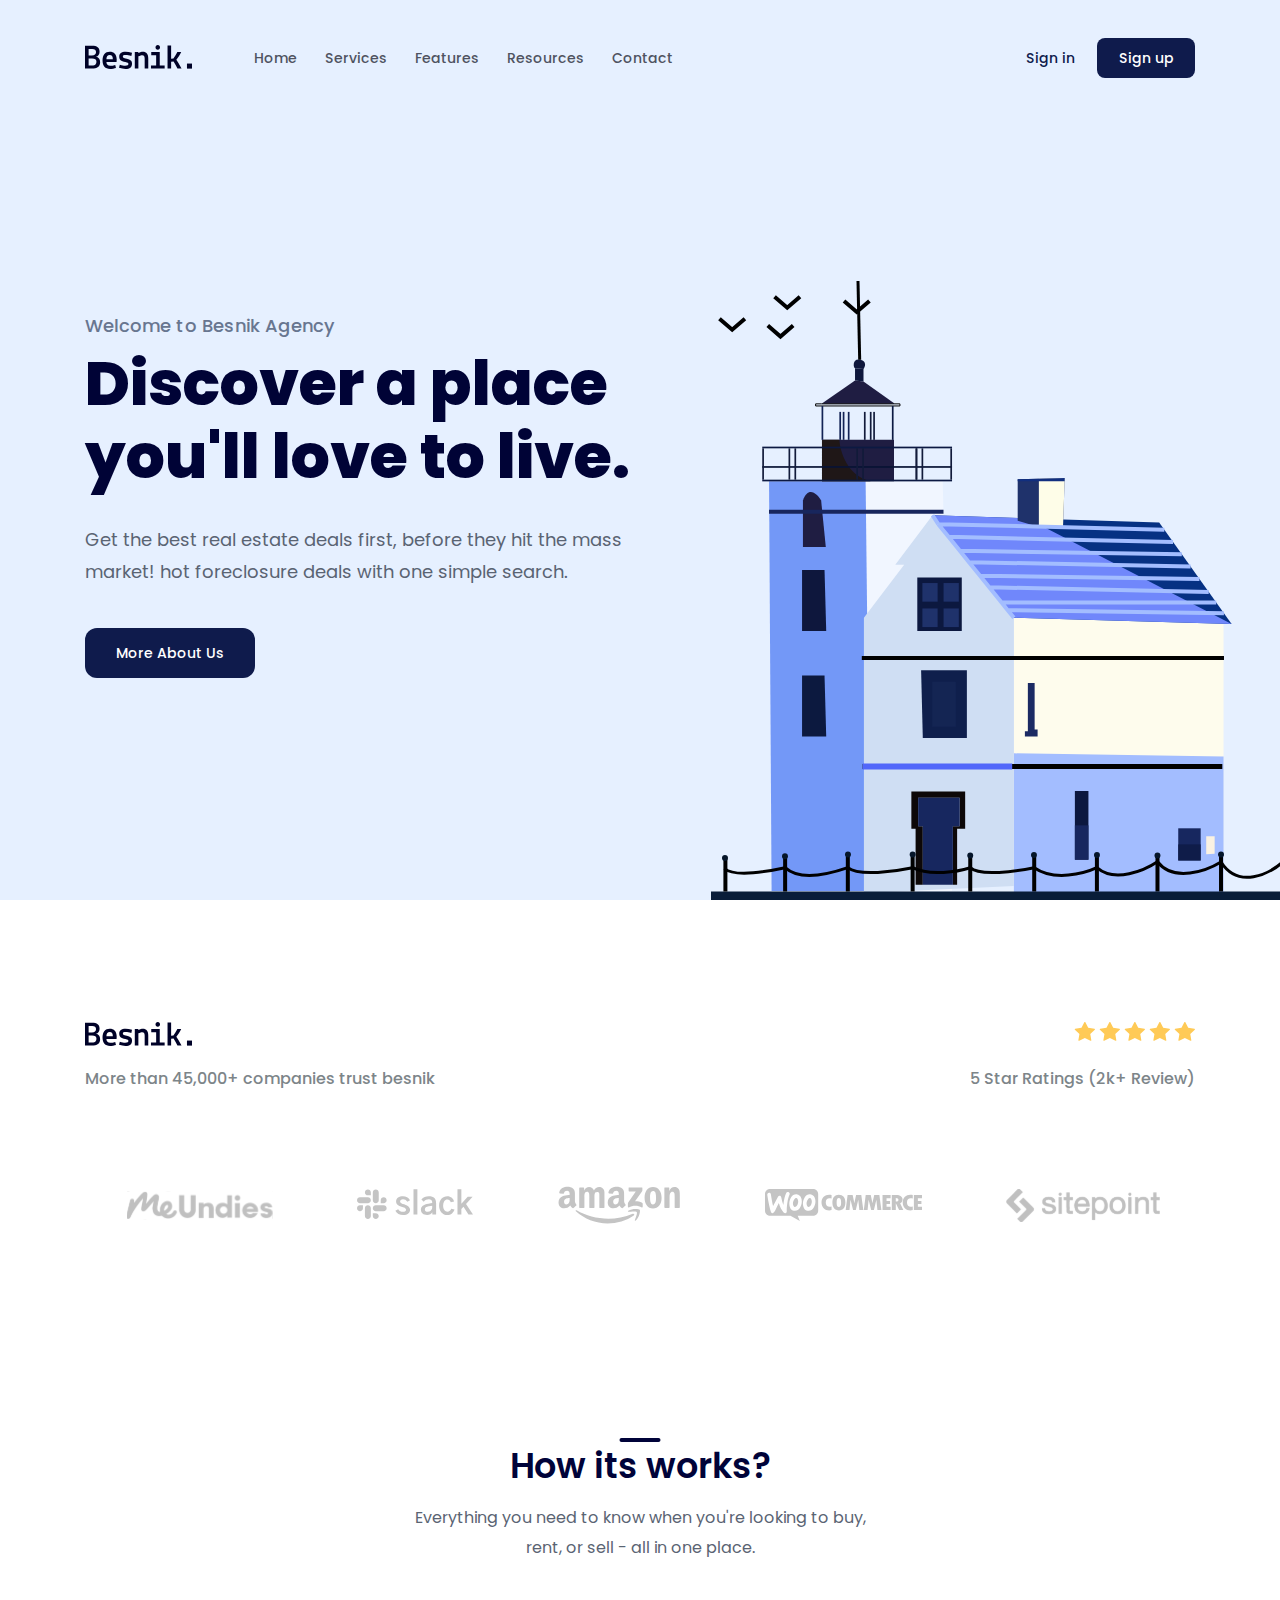
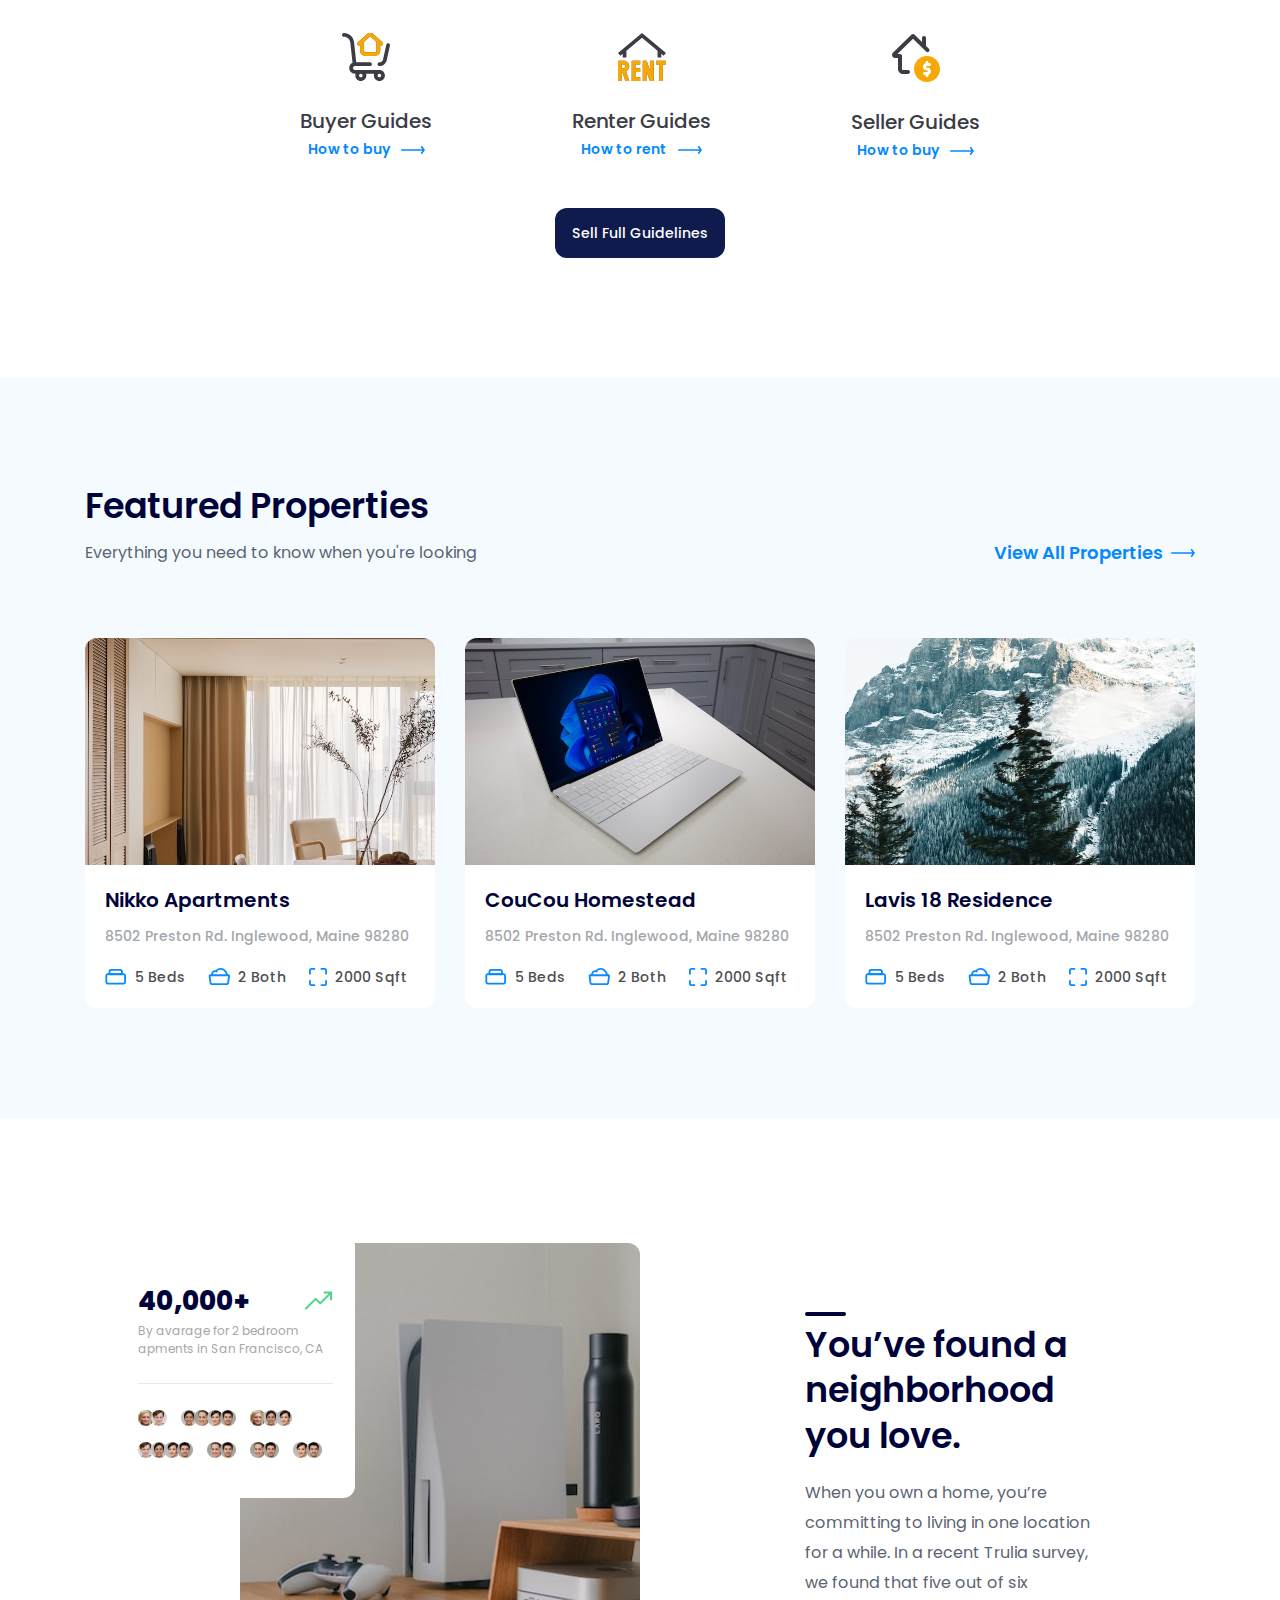
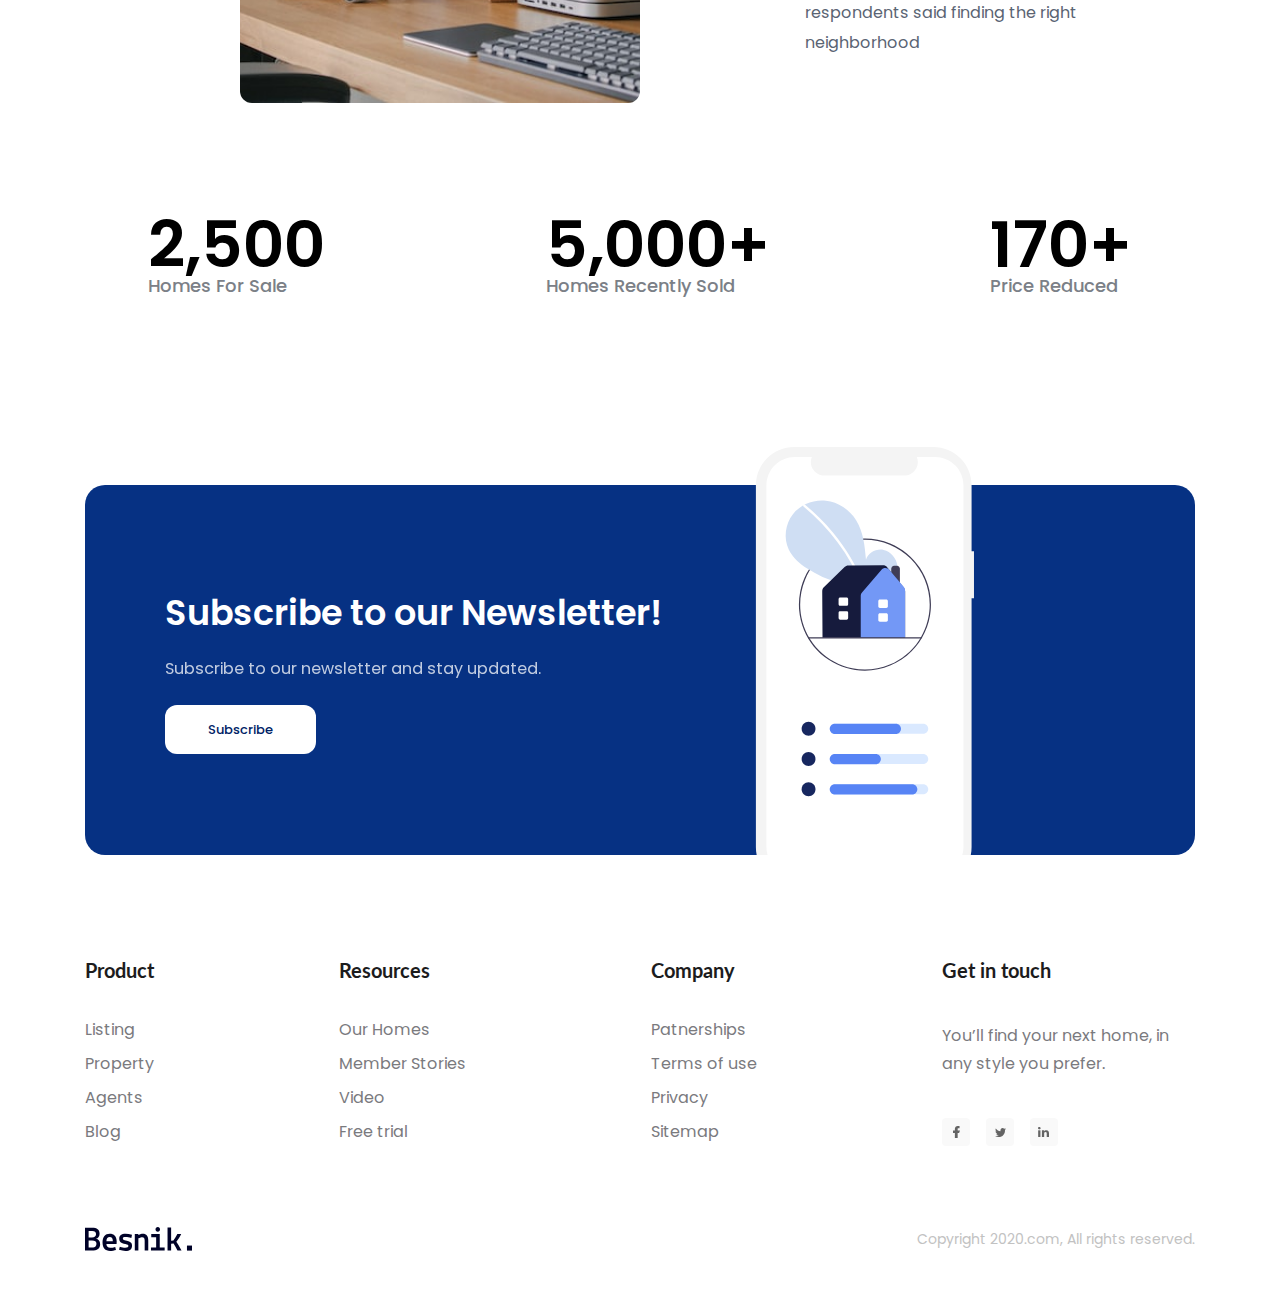
<file: index.html>
<!DOCTYPE html>
<html lang="en">
    <head>
        <meta charset="UTF-8" />
        <meta http-equiv="X-UA-Compatible" content="IE=edge" />
        <meta name="viewport" content="width=device-width, initial-scale=1.0" />
        <title>Project 1</title>
        <!-- Favicon -->
        <link rel="apple-touch-icon" sizes="57x57" href="./assets/favicon/" />
        <link rel="apple-touch-icon" sizes="60x60" href="./assets/favicon//apple-icon-60x60.png" />
        <link rel="apple-touch-icon" sizes="72x72" href="./assets/favicon//apple-icon-72x72.png" />
        <link rel="apple-touch-icon" sizes="76x76" href="./assets/favicon//apple-icon-76x76.png" />
        <link rel="apple-touch-icon" sizes="114x114" href="./assets/favicon//apple-icon-114x114.png" />
        <link rel="apple-touch-icon" sizes="120x120" href="./assets/favicon//apple-icon-120x120.png" />
        <link rel="apple-touch-icon" sizes="144x144" href="./assets/favicon//apple-icon-144x144.png" />
        <link rel="apple-touch-icon" sizes="152x152" href="./assets/favicon//apple-icon-152x152.png" />
        <link rel="apple-touch-icon" sizes="180x180" href="./assets/favicon//apple-icon-180x180.png" />
        <link rel="icon" type="image/png" sizes="192x192" href="./assets/favicon//android-icon-192x192.png" />
        <link rel="icon" type="image/png" sizes="32x32" href="./assets/favicon//favicon-32x32.png" />
        <link rel="icon" type="image/png" sizes="96x96" href="./assets/favicon//favicon-96x96.png" />
        <link rel="icon" type="image/png" sizes="16x16" href="./assets/favicon//favicon-16x16.png" />
        <link rel="manifest" href="./assets/favicon//manifest.json" />
        <meta name="msapplication-TileColor" content="#ffffff" />
        <meta name="msapplication-TileImage" content="./assets/favicon/ms-icon-144x144.png" />
        <meta name="theme-color" content="#ffffff" />

        <!-- CSS -->
        <link rel="stylesheet" href="./assets/css/reset.css" />
        <link rel="stylesheet" href="./assets/fonts/stylesheet.css" />
        <link rel="stylesheet" href="./assets/css/style.css" />

        <!-- Font -->
        <link rel="preconnect" href="https://fonts.googleapis.com" />
        <link rel="preconnect" href="https://fonts.gstatic.com" crossorigin />
        <link href="https://fonts.googleapis.com/css2?family=Lato:wght@700&display=swap" rel="stylesheet" />
    </head>

    <body>
        <header class="fixed-header">
            <div class="content">
                <!-- Navbar -->
                <nav class="navbar">
                    <!-- Logo -->
                    <a href="#home"><img src="./assets/img/Logo.svg" alt="Besnik." /></a>
                    <!-- Navigation -->
                    <ul>
                        <li><a href="#home">Home</a></li>
                        <li><a href="#services">Services</a></li>
                        <li><a href="#featured">Features</a></li>
                        <li><a href="#resources">Resources</a></li>
                        <li><a href="#contact">Contact</a></li>
                    </ul>

                    <!-- Action -->
                    <div class="action">
                        <a href="#!" class="action-link">Sign in</a>
                        <a href="#!" class="btn action-btn">Sign up</a>
                    </div>
                </nav>
            </div>
        </header>
        <main id="home">
            <!-- Hero -->
            <div class="hero-swap">
                <div class="content">
                    <div class="info">
                        <p class="sub-title">Welcome to Besnik Agency</p>
                        <h1 class="title">Discover a place you'll love to live.</h1>
                        <p class="desc">
                            Get the best real estate deals first, before they hit the mass market! hot foreclosure deals
                            with one simple search.
                        </p>
                        <a href="#!" class="btn">More About Us</a>
                    </div>
                    <img src="./assets/img/hero-img.svg" alt="Discover a place you'll love to live." class="hero-img" />
                </div>
            </div>

            <!-- Clients -->
            <div class="clients">
                <div class="content">
                    <div class="row">
                        <img src="./assets/img/Logo.svg" alt="Besnik." />

                        <!-- Star -->

                        <div class="star">
                            <img src="./assets/img/star.svg" alt="Star" />
                            <img src="./assets/img/star.svg" alt="Star" />
                            <img src="./assets/img/star.svg" alt="Star" />
                            <img src="./assets/img/star.svg" alt="Star" />
                            <img src="./assets/img/star.svg" alt="Star" />
                        </div>
                    </div>
                    <div class="row row-desc">
                        <p class="desc">More than 45,000+ companies trust besnik</p>
                        <p class="desc">5 Star Ratings (2k+ Review)</p>
                    </div>
                    <div class="image">
                        <a href="#!">
                            <img src="./assets/img/clients-1.svg" alt="Clients-1" />
                        </a>
                        <a href="#!">
                            <img src="./assets/img/clients-2.svg" alt="Clients-2" />
                        </a>
                        <a href="#!">
                            <img src="./assets/img/clients-3.svg" alt="Clients-3" />
                        </a>
                        <a href="#!">
                            <img src="./assets/img/clients-4.svg" alt="Clients-4" />
                        </a>
                        <a href="#!">
                            <img src="./assets/img/clients-5.svg" alt="Clients-5" />
                        </a>
                    </div>
                </div>
            </div>

            <!-- Guides -->
            <div id="services" class="guides">
                <div class="content">
                    <h2 class="sub-title">How its works?</h2>
                    <p class="desc">
                        Everything you need to know when you're looking to buy, rent, or sell - all in one place.
                    </p>
                    <!-- List Guide -->
                    <ul class="list-guide">
                        <li class="guide-item">
                            <img src="./assets/img/buyer.svg" alt="Buyer" class="icon" />
                            <h3 class="title">Buyer Guides</h3>
                            <a href="#!" class="link">
                                <span>How to buy</span>
                                <img src="./assets/img/arrow-right.svg" alt="Arrow Right" class="arrow" />
                            </a>
                        </li>
                        <li class="guide-item">
                            <img src="./assets/img/renter.svg" alt="Renter" class="icon" />
                            <h3 class="title">Renter Guides</h3>
                            <a href="#!" class="link">
                                <span>How to rent</span>
                                <img src="./assets/img/arrow-right.svg" alt="Arrow Right" class="arrow" />
                            </a>
                        </li>
                        <li class="guide-item">
                            <img src="./assets/img/seller.svg" alt="Seller" class="icon" />
                            <h3 class="title">Seller Guides</h3>
                            <a href="#!" class="link">
                                <span>How to buy</span>
                                <img src="./assets/img/arrow-right.svg" alt="Arrow Right" class="arrow" />
                            </a>
                        </li>
                    </ul>
                    <div class="guides-cta">
                        <a href="#!" class="btn">Sell Full Guidelines</a>
                    </div>
                </div>
            </div>

            <!-- Featured -->
            <div id="featured" class="featured">
                <div class="content">
                    <header>
                        <h2 class="sub-title">Featured Properties</h2>

                        <div class="row">
                            <p class="desc">Everything you need to know when you're looking</p>
                            <a href="#!" class="link">
                                <span>View All Properties</span>
                                <img src="./assets/img/arrow-right.svg" alt="" class="arrow" />
                            </a>
                        </div>
                    </header>

                    <div class="list">
                        <!-- Feature Item 1 -->
                        <div class="item">
                            <a href="#!">
                                <img src="./assets/img/feature-1.jpg" alt="Nikko Apartments" class="thumb" />
                            </a>
                            <div class="body">
                                <h3 class="title">
                                    <a href="#!"> Nikko Apartments </a>
                                </h3>
                                <p class="desc">8502 Preston Rd. Inglewood, Maine 98280</p>
                                <div class="info">
                                    <img src="./assets/img/beds.svg" alt="" class="icon" />
                                    <span class="label">5 Beds</span>

                                    <img src="./assets/img/both.svg" alt="" class="icon" />
                                    <span class="label">2 Both</span>

                                    <img src="./assets/img/sqft.svg" alt="" class="icon" />
                                    <span class="label">2000 Sqft</span>
                                </div>
                            </div>
                        </div>

                        <!-- Feature Item 2 -->
                        <div class="item">
                            <a href="#!">
                                <img src="./assets/img/feature-2.jpg" alt="CouCou Homestead" class="thumb" />
                            </a>
                            <div class="body">
                                <h3 class="title">
                                    <a href="#!" class="line-clamp">CouCou Homestead</a>
                                </h3>
                                <p class="desc line-clamp">8502 Preston Rd. Inglewood, Maine 98280</p>
                                <div class="info">
                                    <img src="./assets/img/beds.svg" alt="" class="icon" />
                                    <span class="label">5 Beds</span>

                                    <img src="./assets/img/both.svg" alt="" class="icon" />
                                    <span class="label">2 Both</span>

                                    <img src="./assets/img/sqft.svg" alt="" class="icon" />
                                    <span class="label">2000 Sqft</span>
                                </div>
                            </div>
                        </div>

                        <!-- Feature Item 3 -->
                        <div class="item">
                            <a href="#!"
                                ><img src="./assets/img/feature-3.jpg" alt="Lavis 18 Residence" class="thumb" />
                            </a>
                            <div class="body">
                                <h3 class="title">
                                    <a href="#!">Lavis 18 Residence</a>
                                </h3>
                                <p class="desc">8502 Preston Rd. Inglewood, Maine 98280</p>
                                <div class="info">
                                    <img src="./assets/img/beds.svg" alt="" class="icon" />
                                    <span class="label">5 Beds</span>

                                    <img src="./assets/img/both.svg" alt="" class="icon" />
                                    <span class="label">2 Both</span>

                                    <img src="./assets/img/sqft.svg" alt="" class="icon" />
                                    <span class="label">2000 Sqft</span>
                                </div>
                            </div>
                        </div>
                    </div>
                </div>
            </div>

            <!-- Stats -->
            <div id="resources" class="stats">
                <div class="content">
                    <div class="row">
                        <div class="img-block">
                            <img
                                src="./assets/img/stats-img.jpg"
                                alt="You’ve found a neighborhood you love."
                                class="image"
                            />

                            <!-- Trend -->
                            <div class="stats-trend">
                                <div class="row">
                                    <strong class="value">40,000+</strong>
                                    <img src="./assets/img/arrow-trend-up.svg" alt="" class="icon" />
                                </div>
                                <p class="desc">By avarage for 2 bedroom apments in San Francisco, CA</p>
                                <div class="separate"></div>
                                <div class="avatar-block">
                                    <div class="avatar-group">
                                        <img src="./assets/img/avatar-1.jpg" alt="" class="avatar" />
                                        <img src="./assets/img/avatar-2.jpg" alt="" class="avatar" />
                                    </div>
                                    <div class="avatar-group">
                                        <img src="./assets/img/avatar-3.jpg" alt="" class="avatar" />
                                        <img src="./assets/img/avatar-4.jpg" alt="" class="avatar" />
                                        <img src="./assets/img/avatar-5.jpg" alt="" class="avatar" />
                                        <img src="./assets/img/avatar-6.jpg" alt="" class="avatar" />
                                    </div>
                                    <div class="avatar-group">
                                        <img src="./assets/img/avatar-1.jpg" alt="" class="avatar" />
                                        <img src="./assets/img/avatar-3.jpg" alt="" class="avatar" />
                                        <img src="./assets/img/avatar-5.jpg" alt="" class="avatar" />
                                    </div>
                                    <div class="avatar-group">
                                        <img src="./assets/img/avatar-2.jpg" alt="" class="avatar" />
                                        <img src="./assets/img/avatar-3.jpg" alt="" class="avatar" />
                                        <img src="./assets/img/avatar-5.jpg" alt="" class="avatar" />
                                        <img src="./assets/img/avatar-6.jpg" alt="" class="avatar" />
                                    </div>
                                    <div class="avatar-group">
                                        <img src="./assets/img/avatar-4.jpg" alt="" class="avatar" />
                                        <img src="./assets/img/avatar-6.jpg" alt="" class="avatar" />
                                    </div>
                                    <div class="avatar-group">
                                        <img src="./assets/img/avatar-4.jpg" alt="" class="avatar" />
                                        <img src="./assets/img/avatar-6.jpg" alt="" class="avatar" />
                                    </div>
                                    <div class="avatar-group">
                                        <img src="./assets/img/avatar-5.jpg" alt="" class="avatar" />
                                        <img src="./assets/img/avatar-6.jpg" alt="" class="avatar" />
                                    </div>
                                </div>
                            </div>
                        </div>
                        <div class="info">
                            <h2 class="sub-title">You’ve found a neighborhood you love.</h2>
                            <p class="desc">
                                When you own a home, you’re committing to living in one location for a while. In a
                                recent Trulia survey, we found that five out of six respondents said finding the right
                                neighborhood
                            </p>
                        </div>
                    </div>
                    <div class="row row-qty">
                        <div class="qty-item">
                            <strong class="qty">2,500</strong>
                            <p class="qty-desc">Homes For Sale</p>
                        </div>

                        <div class="qty-item">
                            <strong class="qty">5,000+</strong>
                            <p class="qty-desc">Homes Recently Sold</p>
                        </div>

                        <div class="qty-item">
                            <strong class="qty">170+</strong>
                            <p class="qty-desc">Price Reduced</p>
                        </div>
                    </div>
                </div>
            </div>

            <!-- Subscription -->
            <div id="contact" class="subscription">
                <div class="content">
                    <div class="body">
                        <div class="info">
                            <h2 class="sub-title line-clamp">Subscribe to our Newsletter!</h2>
                            <p class="desc line-clamp">Subscribe to our newsletter and stay updated.</p>
                            <a href="#!" class="btn">Subscribe</a>
                        </div>
                        <img src="./assets/img/newletter.svg" alt="Subscribe to our Newsletter!" class="image" />
                    </div>
                </div>
            </div>
        </main>

        <!-- Footer -->
        <footer class="footer">
            <div class="content">
                <div class="row row-1">
                    <div class="column">
                        <!-- Product Column -->
                        <h3 class="heading">Product</h3>
                        <ul class="list">
                            <li class="item">
                                <a href="#!">Listing</a>
                            </li>
                            <li class="item">
                                <a href="#!">Property</a>
                            </li>
                            <li class="item">
                                <a href="#!">Agents</a>
                            </li>
                            <li class="item">
                                <a href="#!">Blog</a>
                            </li>
                        </ul>
                    </div>
                    <div class="column">
                        <!-- Resources Column -->
                        <h3 class="heading">Resources</h3>
                        <ul class="list">
                            <li class="item">
                                <a href="#!">Our Homes</a>
                            </li>
                            <li class="item">
                                <a href="#!">Member Stories</a>
                            </li>
                            <li class="item">
                                <a href="#!">Video</a>
                            </li>
                            <li class="item">
                                <a href="#!">Free trial</a>
                            </li>
                        </ul>
                    </div>
                    <div class="column">
                        <!-- Company Column -->
                        <h3 class="heading">Company</h3>
                        <ul class="list">
                            <li class="item">
                                <a href="#!">Patnerships</a>
                            </li>
                            <li class="item">
                                <a href="#!">Terms of use</a>
                            </li>
                            <li class="item">
                                <a href="#!">Privacy</a>
                            </li>
                            <li class="item">
                                <a href="#!">Sitemap</a>
                            </li>
                        </ul>
                    </div>
                    <div class="column">
                        <!-- Get in touch Column -->
                        <h3 class="heading">Get in touch</h3>
                        <p class="desc">You’ll find your next home, in any style you prefer.</p>
                        <div class="social">
                            <a href="#!" class="social-link">
                                <img src="./assets/img/facebook.svg" alt="Facebook" />
                            </a>
                            <a href="#!" class="social-link">
                                <img src="./assets/img/twitter.svg" alt="Twitter" />
                            </a>
                            <a href="#!" class="social-link">
                                <img src="./assets/img/linkedin.svg" alt="Linkedin" />
                            </a>
                        </div>
                    </div>
                </div>
                <div class="row row-2">
                    <img src="./assets/img/Logo.svg" alt="Besnik." class="logo" />
                    <p class="copyright">Copyright 2020.com, All rights reserved.</p>
                </div>
            </div>
        </footer>
    </body>
</html>
</file>
<file: assets/fonts/stylesheet.css>
/* Font Poppins */
@font-face {
    font-family: "Poppins";
    src: url("Poppins/Poppins-BlackItalic.woff2") format("woff2"),
        url("Poppins/Poppins-BlackItalic.woff") format("woff");
    font-weight: 900;
    font-style: italic;
    font-display: swap;
}

@font-face {
    font-family: "Poppins";
    src: url("Poppins/Poppins-ThinItalic.woff2") format("woff2"),
        url("Poppins/Poppins-ThinItalic.woff") format("woff");
    font-weight: 100;
    font-style: italic;
    font-display: swap;
}

@font-face {
    font-family: "Poppins";
    src: url("Poppins/Poppins-SemiBoldItalic.woff2") format("woff2"),
        url("Poppins/Poppins-SemiBoldItalic.woff") format("woff");
    font-weight: 600;
    font-style: italic;
    font-display: swap;
}

@font-face {
    font-family: "Poppins";
    src: url("Poppins/Poppins-Thin.woff2") format("woff2"),
        url("Poppins/Poppins-Thin.woff") format("woff");
    font-weight: 100;
    font-style: normal;
    font-display: swap;
}

@font-face {
    font-family: "Poppins";
    src: url("Poppins/Poppins-Black.woff2") format("woff2"),
        url("Poppins/Poppins-Black.woff") format("woff");
    font-weight: 900;
    font-style: normal;
    font-display: swap;
}

@font-face {
    font-family: "Poppins";
    src: url("Poppins/Poppins-Bold.woff2") format("woff2"),
        url("Poppins/Poppins-Bold.woff") format("woff");
    font-weight: bold;
    font-style: normal;
    font-display: swap;
}

@font-face {
    font-family: "Poppins";
    src: url("Poppins/Poppins-BoldItalic.woff2") format("woff2"),
        url("Poppins/Poppins-BoldItalic.woff") format("woff");
    font-weight: bold;
    font-style: italic;
    font-display: swap;
}

@font-face {
    font-family: "Poppins";
    src: url("Poppins/Poppins-ExtraLightItalic.woff2") format("woff2"),
        url("Poppins/Poppins-ExtraLightItalic.woff") format("woff");
    font-weight: 200;
    font-style: italic;
    font-display: swap;
}

@font-face {
    font-family: "Poppins";
    src: url("Poppins/Poppins-ExtraBoldItalic.woff2") format("woff2"),
        url("Poppins/Poppins-ExtraBoldItalic.woff") format("woff");
    font-weight: bold;
    font-style: italic;
    font-display: swap;
}

@font-face {
    font-family: "Poppins";
    src: url("Poppins/Poppins-ExtraLight.woff2") format("woff2"),
        url("Poppins/Poppins-ExtraLight.woff") format("woff");
    font-weight: 200;
    font-style: normal;
    font-display: swap;
}

@font-face {
    font-family: "Poppins";
    src: url("Poppins/Poppins-Italic.woff2") format("woff2"),
        url("Poppins/Poppins-Italic.woff") format("woff");
    font-weight: normal;
    font-style: italic;
    font-display: swap;
}

@font-face {
    font-family: "Poppins";
    src: url("Poppins/Poppins-ExtraBold.woff2") format("woff2"),
        url("Poppins/Poppins-ExtraBold.woff") format("woff");
    font-weight: bold;
    font-style: normal;
    font-display: swap;
}

@font-face {
    font-family: "Poppins";
    src: url("Poppins/Poppins-Light.woff2") format("woff2"),
        url("Poppins/Poppins-Light.woff") format("woff");
    font-weight: 300;
    font-style: normal;
    font-display: swap;
}

@font-face {
    font-family: "Poppins";
    src: url("Poppins/Poppins-MediumItalic.woff2") format("woff2"),
        url("Poppins/Poppins-MediumItalic.woff") format("woff");
    font-weight: 500;
    font-style: italic;
    font-display: swap;
}

@font-face {
    font-family: "Poppins";
    src: url("Poppins/Poppins-Medium.woff2") format("woff2"),
        url("Poppins/Poppins-Medium.woff") format("woff");
    font-weight: 500;
    font-style: normal;
    font-display: swap;
}

@font-face {
    font-family: "Poppins";
    src: url("Poppins/Poppins-SemiBold.woff2") format("woff2"),
        url("Poppins/Poppins-SemiBold.woff") format("woff");
    font-weight: 600;
    font-style: normal;
    font-display: swap;
}

@font-face {
    font-family: "Poppins";
    src: url("Poppins/Poppins-Regular.woff2") format("woff2"),
        url("Poppins/Poppins-Regular.woff") format("woff");
    font-weight: normal;
    font-style: normal;
    font-display: swap;
}

@font-face {
    font-family: "Poppins";
    src: url("Poppins/Poppins-LightItalic.woff2") format("woff2"),
        url("Poppins/Poppins-LightItalic.woff") format("woff");
    font-weight: 300;
    font-style: italic;
    font-display: swap;
}
</file>
<file: assets/css/style.css>
* {
    box-sizing: border-box;
}

:root {
    --primary-color: #0f1b4c;
}

html,
body {
    scroll-behavior: smooth;
}

html {
    font-size: 62.5%;
}

body {
    font-size: 1.6rem;
    font-family: "Poppins", "Lato", sans-serif;
}

/* Common */
.content {
    width: 1110px;
    max-width: calc(100% - 4.8rem);
    margin-left: auto;
    margin-right: auto;
}

a {
    text-decoration: none;
}

.btn {
    display: inline-block;
    min-width: 9.8rem;
    background: var(--primary-color);
    border-radius: 1.2rem;
    font-weight: 500;
    font-size: 1.4rem;
    text-align: center;
    color: #ffffff;
    padding: 18px 16px;
}

.line-clamp {
    display: -webkit-box;
    -webkit-line-clamp: var(--line-clamp, 2);
    -webkit-box-orient: vertical;
    overflow: hidden;
}

/* =========== Header =============*/
.fixed-header {
    background-color: #e6f0ff;
    padding-top: 26px;
    position: sticky;
    top: -26px;
    z-index: 1;
}

.hero-swap {
    display: flex;
    justify-content: center;
    flex-direction: column;
    position: relative;
    background-color: #e6f0ff;
    height: calc(100vh - 90px);
}

.navbar {
    display: flex;
    align-items: center;
    padding: 12px 0;
}

.navbar img {
    margin-right: 48px;
}

.navbar ul {
    display: flex;
}

.navbar ul a {
    font-weight: 500;
    font-size: 1.4rem;
    color: #4f5361;
    padding: 8px 14px;
}

.navbar ul a:hover {
    background-color: #ccc;
    opacity: 0.8;
}

.action {
    margin-left: auto;
}

.navbar .action-link {
    font-weight: 500;
    font-size: 1.4rem;
    color: var(--primary-color);
    margin-right: 1.8rem;
}

.navbar .action-btn {
    border-radius: 0.8rem;
    padding: 13px 16px;
}

.hero-swap .info {
    max-width: 51%;
}

.hero-swap .sub-title {
    font-weight: 500;
    font-size: 1.8rem;
    line-height: 1.5;
    letter-spacing: 0.01em;
    color: #687690;
    margin-bottom: 8px;
}

.hero-swap .title {
    font-weight: 700;
    font-size: 6.2rem;
    line-height: 1.19;
    color: #000336;
    margin-bottom: 30px;
}

.hero-swap .desc {
    font-weight: 400;
    font-size: 1.8rem;
    line-height: 1.78;
    color: #5a6473;
    margin-bottom: 40px;
}

.hero-swap .btn {
    min-width: 170px;
}

.hero-img {
    position: absolute;
    right: calc((100vw - 1110px) / 2 - 100px);
    bottom: 0;
}

/* ======= Clients ====== */

.clients {
    margin-top: 79px;
    padding: 43px 0 64px;
}

.clients .row {
    display: flex;
    justify-content: space-between;
}

.clients .desc {
    font-weight: 500;
    font-size: 1.6rem;
    line-height: 1.25;
    color: #7d8589;
}

.clients .row-desc {
    margin-top: 23px;
}

.clients .image {
    margin-top: 70px;
    display: flex;
    align-items: center;
    justify-content: space-between;
}

.clients .image a {
    display: flex;
    align-items: center;
    height: 92px;
    padding: 0 42px;
    border-radius: 12px;
}

.clients .image a:hover {
    box-shadow: 0px 10px 20px rgba(0, 0, 0, 0.1);
}

/* ======= Guides ====== */

.guides {
    margin-top: 40px;
    padding: 93px 0 79px;
}

.guides .sub-title {
    position: relative;
    font-weight: 600;
    font-size: 3.5rem;
    line-height: 1;
    text-align: center;
    color: #000339;
}

.guides .sub-title::before {
    position: absolute;
    top: -10px;
    left: 50%;
    transform: translateX(-50%);
    content: "";
    display: inline-block;
    width: 41px;
    height: 4px;
    background: #000339;
    border-radius: 12px;
}

.guides .desc {
    width: 459px;
    max-width: 100%;
    margin: 20px auto 0;
    font-weight: 400;
    font-size: 1.6rem;
    line-height: 1.88;
    text-align: center;
    color: #5a6473;
}

.guides .list-guide {
    margin-top: 70px;
    display: flex;
    justify-content: center;
}

.guides .guide-item {
    margin: 0 70px;
    text-align: center;
}

.guides .guide-item .title {
    margin-top: 26px;
    font-weight: 500;
    font-size: 2rem;
    line-height: 1.1;
    color: #3b3c45;
}

.guides .guide-item .link {
    display: inline-block;
    margin-top: 10px;
    font-weight: 600;
    font-size: 1.4rem;
    color: #0689ff;
}

.guides .guide-item .arrow {
    margin-left: 8px;
}

.guides-cta {
    display: flex;
    justify-content: center;
    margin-top: 50px;
}

.guides-cta .btn {
    min-width: 170px;
}

/* ======= Featured ====== */

.featured {
    margin-top: 41px;
    padding: 110px 0;
    background: #f5fafe;
}

.featured .sub-title {
    font-weight: 600;
    font-size: 3.5rem;
    line-height: 1;
    color: #000339;
}

.featured .row {
    display: flex;
    justify-content: space-between;
    margin-top: 15px;
}

.featured .desc {
    font-weight: 400;
    font-size: 1.6;
    line-height: 1.88;
    color: #5a6473;
}

.featured .link {
    display: flex;
    align-items: center;
    font-weight: 600;
    font-size: 1.8rem;
    color: #0689ff;
}

.featured .arrow {
    margin-left: 8px;
}

.featured .list {
    margin-top: 70px;
    gap: 30px;
    display: flex;
}

.featured .item {
    flex: 1;
    background-color: #fff;
    border-radius: 12px;
}

.featured .item .thumb {
    width: 100%;
    height: 227px;
    object-fit: cover;
    border-top-left-radius: 12px;
    border-top-right-radius: 12px;
}

.featured .item .body {
    margin: 17px 20px 22px;
}

.featured .item .title a {
    font-weight: 600;
    font-size: 2rem;
    line-height: 1.5;
    color: #000339;
}

.featured .item .desc {
    --line-clamp: 3;
    margin-top: 11px;
    margin-bottom: 21px;
    font-weight: 500;
    font-size: 1.4rem;
    line-height: 1.5;
    color: #a3a6ab;
    word-break: break-all;
}

.featured .item .info {
    display: flex;
    align-items: center;
}

.featured .item .icon {
    margin-left: 23px;
}

.featured .item .icon:first-child {
    margin-left: 0;
}

.featured .item .label {
    margin-left: 8px;
    font-weight: 500;
    font-size: 1.4rem;
    letter-spacing: 0.01em;
    color: #4d4d52;
}

/* ======= Stats ====== */
.stats {
    margin-top: 75px;
    padding: 50px 0;
}

.stats .row {
    display: flex;
    /* justify-content: center; */
}

.stats .content {
    width: 1048px;
}

.stats .img-block,
.stats .info {
    width: 50%;
}

.stats .img-block {
    position: relative;
}

.stats .img-block .image {
    display: block;
    margin-left: auto;
    width: 400px;
    height: 460px;
    object-fit: cover;
    border-radius: 12px;
}

.stats .stats-trend {
    position: absolute;
    top: 0;
    left: 0;
    width: 239px;
    padding: 45px 22px 40px;
    border-radius: 0px 0px 12px 12px;
    background-color: #fff;
}

.stats .stats-trend .value {
    font-weight: 700;
    font-size: 2.6rem;
    letter-spacing: 0.01em;
    color: #000339;
}

.stats .stats-trend .icon {
    margin-left: auto;
}

.stats .stats-trend .desc {
    margin-top: 8px;
    font-weight: 400;
    font-size: 1.2rem;
    line-height: 1.5;
    color: #a7a7a7;
}

.stats .stats-trend .separate {
    height: 1.2px;
    margin-top: 25px;
    background-color: #e9e9e9;
}

.stats .avatar-block {
    display: flex;
    flex-wrap: wrap;
    margin-top: 26px;
    gap: 16px 14px;
}

.stats .avatar-block .avatar-group {
    display: flex;
}

.stats .avatar {
    width: 16px;
    height: 16px;
    margin-left: -3px;
    object-fit: cover;
    border-radius: 50%;
}

.stats .avatar-1 {
    background: #1f3bb1;
    font-weight: 450;
    font-size: 0.7rem;
    line-height: 16px;
    text-align: center;
    letter-spacing: -0.02em;
    color: #ffffff;
}

.stats .avatar:first-child {
    margin-left: 0;
}

.stats .info {
    padding-top: 79px;
    padding-left: 165px;
}

.stats .info .sub-title {
    position: relative;
    width: 269px;
    font-weight: 600;
    font-size: 3.5rem;
    line-height: 1.29;
    color: #000339;
}

.stats .info .sub-title::before {
    position: absolute;
    top: -10px;
    content: "";
    display: inline-block;
    width: 41px;
    height: 4px;
    background-color: #000339;
    border-radius: 12px;
}

.stats .info .desc {
    margin-top: 20px;
    width: 309px;
    font-weight: 400;
    font-size: 1.6rem;
    line-height: 1.88;
    color: #5a6473;
}

.stats .row-qty {
    margin-top: 110px;
    justify-content: space-between;
    padding: 0 32px 50px;
}

.stats .qty {
    font-weight: 600;
    font-size: 6.4rem;
    color: #000000;
}

.stats .qty-desc {
    font-weight: 500;
    font-size: 1.8rem;
    color: #7b8087;
}
/* ======= Subscription ====== */

.subscription {
    margin-top: 90px;
}

.subscription .body {
    position: relative;
    display: flex;
    align-items: center;
    height: 370px;
    background: #063183;
    border-radius: 20px;
}

.subscription .info {
    width: 671px;
    padding: 0 80px;
}

.subscription .sub-title {
    margin-bottom: 15px;
    font-weight: 600;
    font-size: 3.5rem;
    line-height: 1.5;
    color: #ffffff;
}

.subscription .desc {
    font-weight: 400;
    font-size: 1.6rem;
    line-height: 1.88;
    color: #ffffff;
    opacity: 0.75;
}

.subscription .btn {
    margin-top: 20px;
    min-width: 151px;
    background: #ffffff;
    border-radius: 12px;
    font-weight: 500;
    font-size: 13px;
    color: #002366;
}

.subscription .image {
    position: absolute;
    bottom: 0;
    right: 221px;
}

/* ======= Footer ====== */
.footer {
    margin-top: 55px;
    padding: 50px 0 58px;
}

.footer .row {
    display: flex;
}

.footer .row-1 {
    gap: 185px;
}

.footer .heading {
    font-family: "Lato";
    font-weight: 700;
    font-size: 2rem;
    color: #1c1c1d;
}

.footer .list,
.footer .desc {
    margin-top: 42px;
}

.footer .item {
    margin-top: 18px;
}

.footer .item a {
    font-weight: 400;
    font-size: 1.6rem;
    color: #7a7a7e;
    white-space: nowrap;
}

.footer .desc {
    font-weight: 400;
    font-size: 16px;
    line-height: 1.75;
    color: #7a7a7e;
}

.footer .social {
    display: flex;
    margin-top: 40px;
}

.footer .social-link {
    display: flex;
    justify-content: center;
    align-items: center;
    width: 28px;
    height: 28px;
    border-radius: 4px;
    background-color: #f9f9f9;
}

.footer .social-link + .social-link {
    margin-left: 16px;
}

.footer .social-link:hover {
    background-color: rgb(224, 219, 219);
}

.footer .row-2 {
    margin-top: 81px;
    display: flex;
    align-items: center;
    justify-content: space-between;
}

.footer .row-2 .copyright {
    font-weight: 400;
    font-size: 1.4rem;
    line-height: 1.5;
    color: #c2c2c2;
}
</file>
